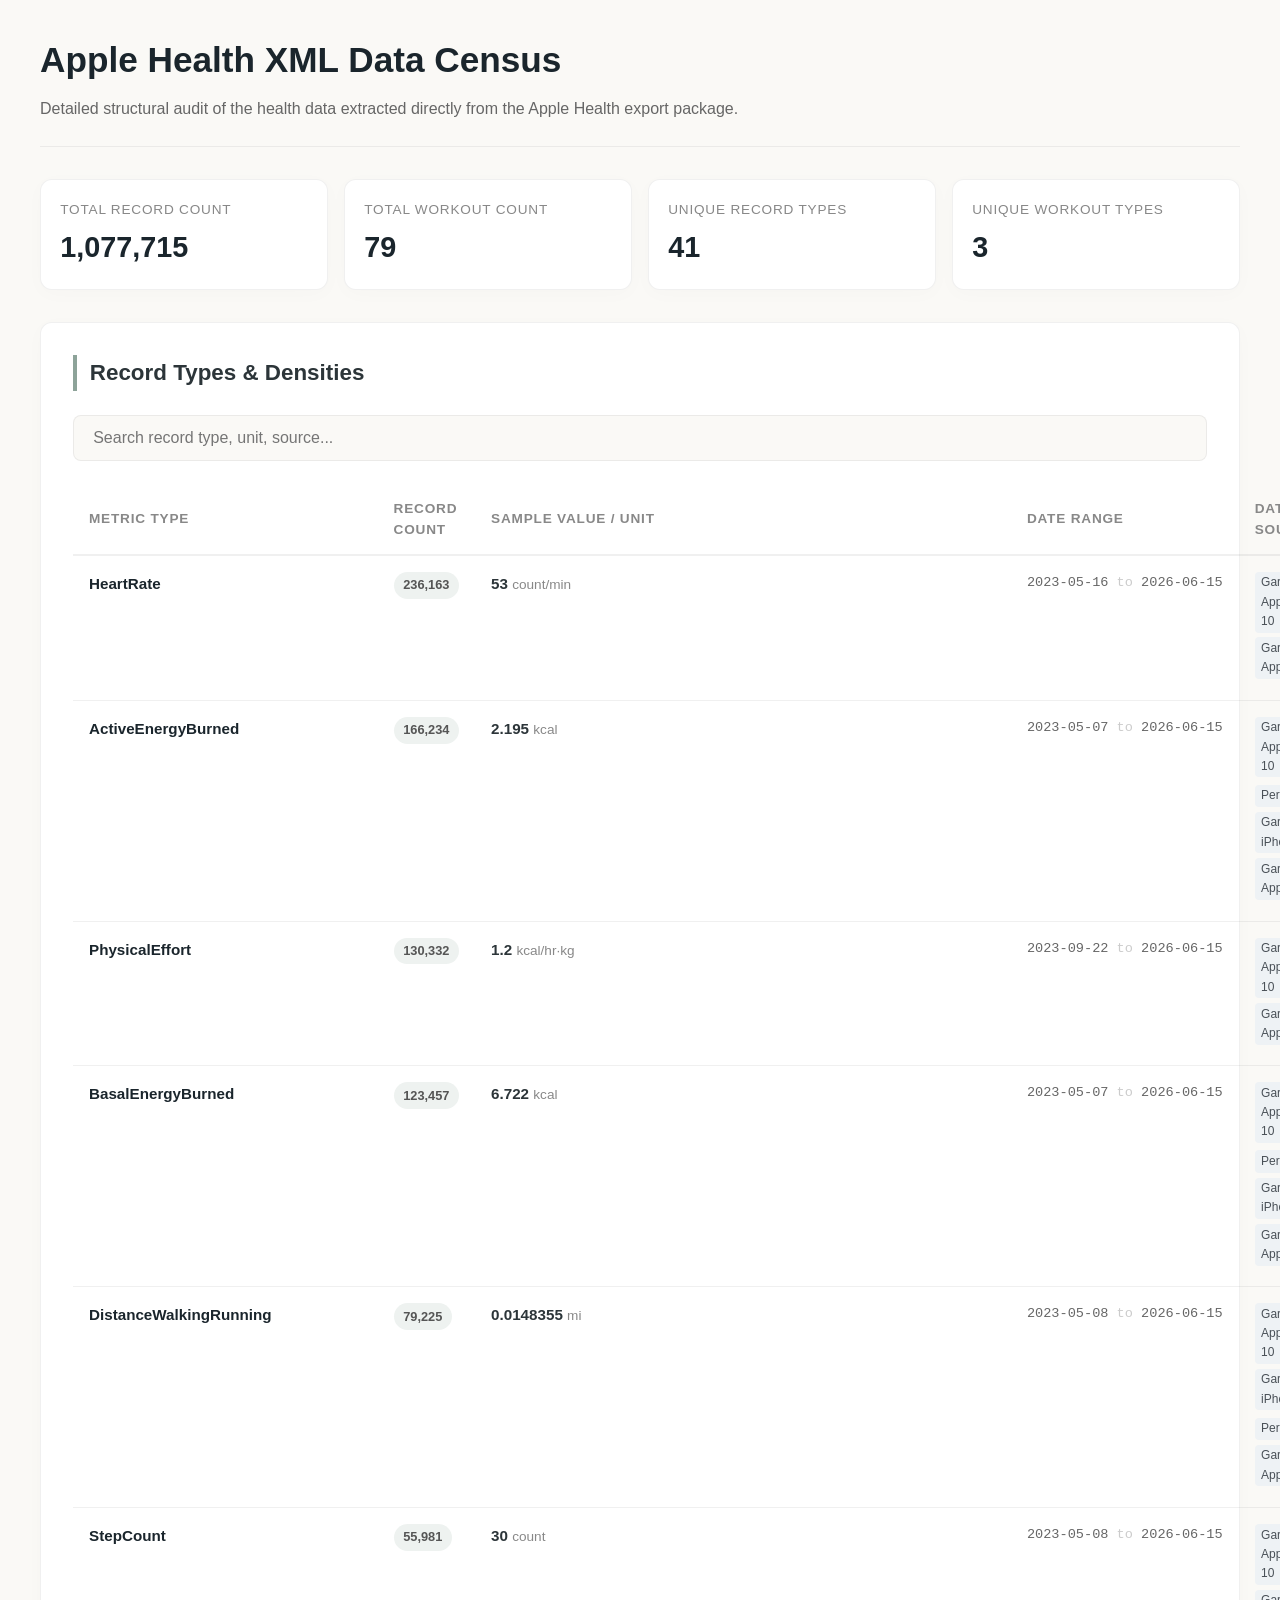
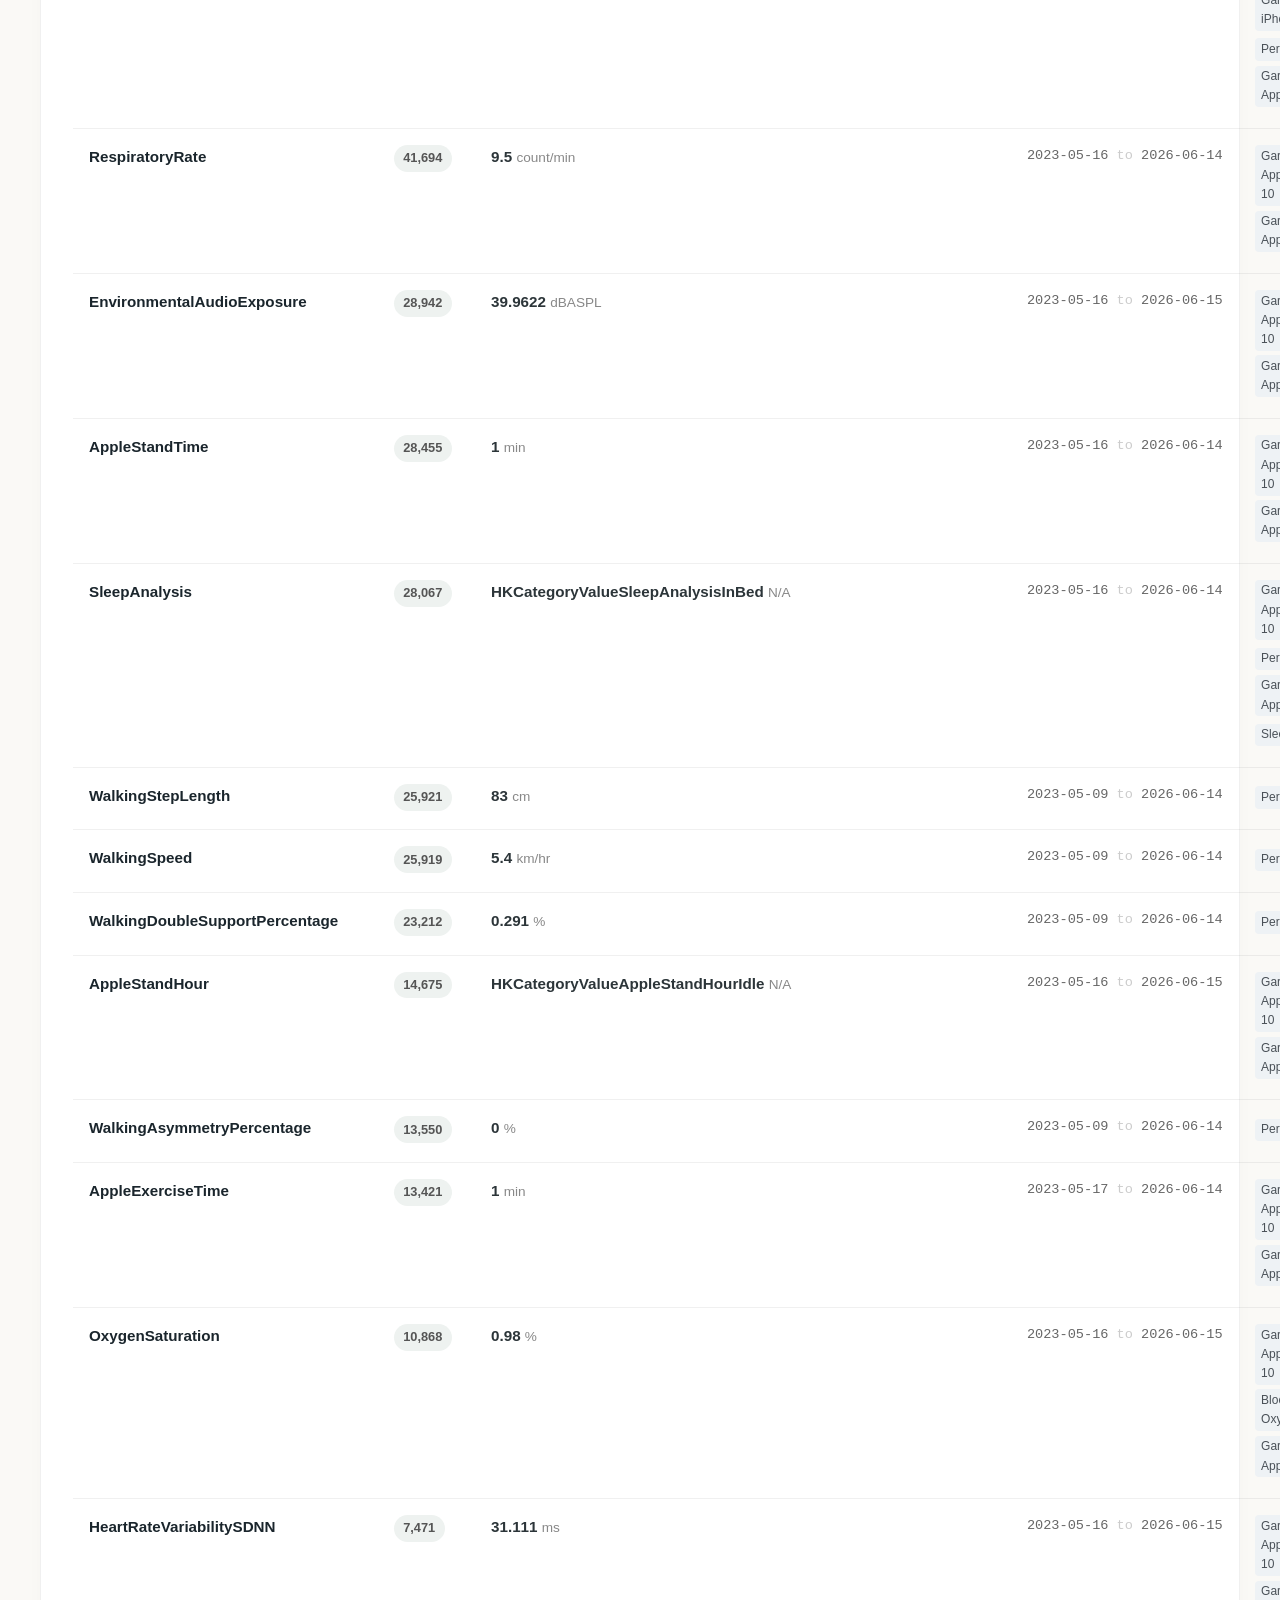
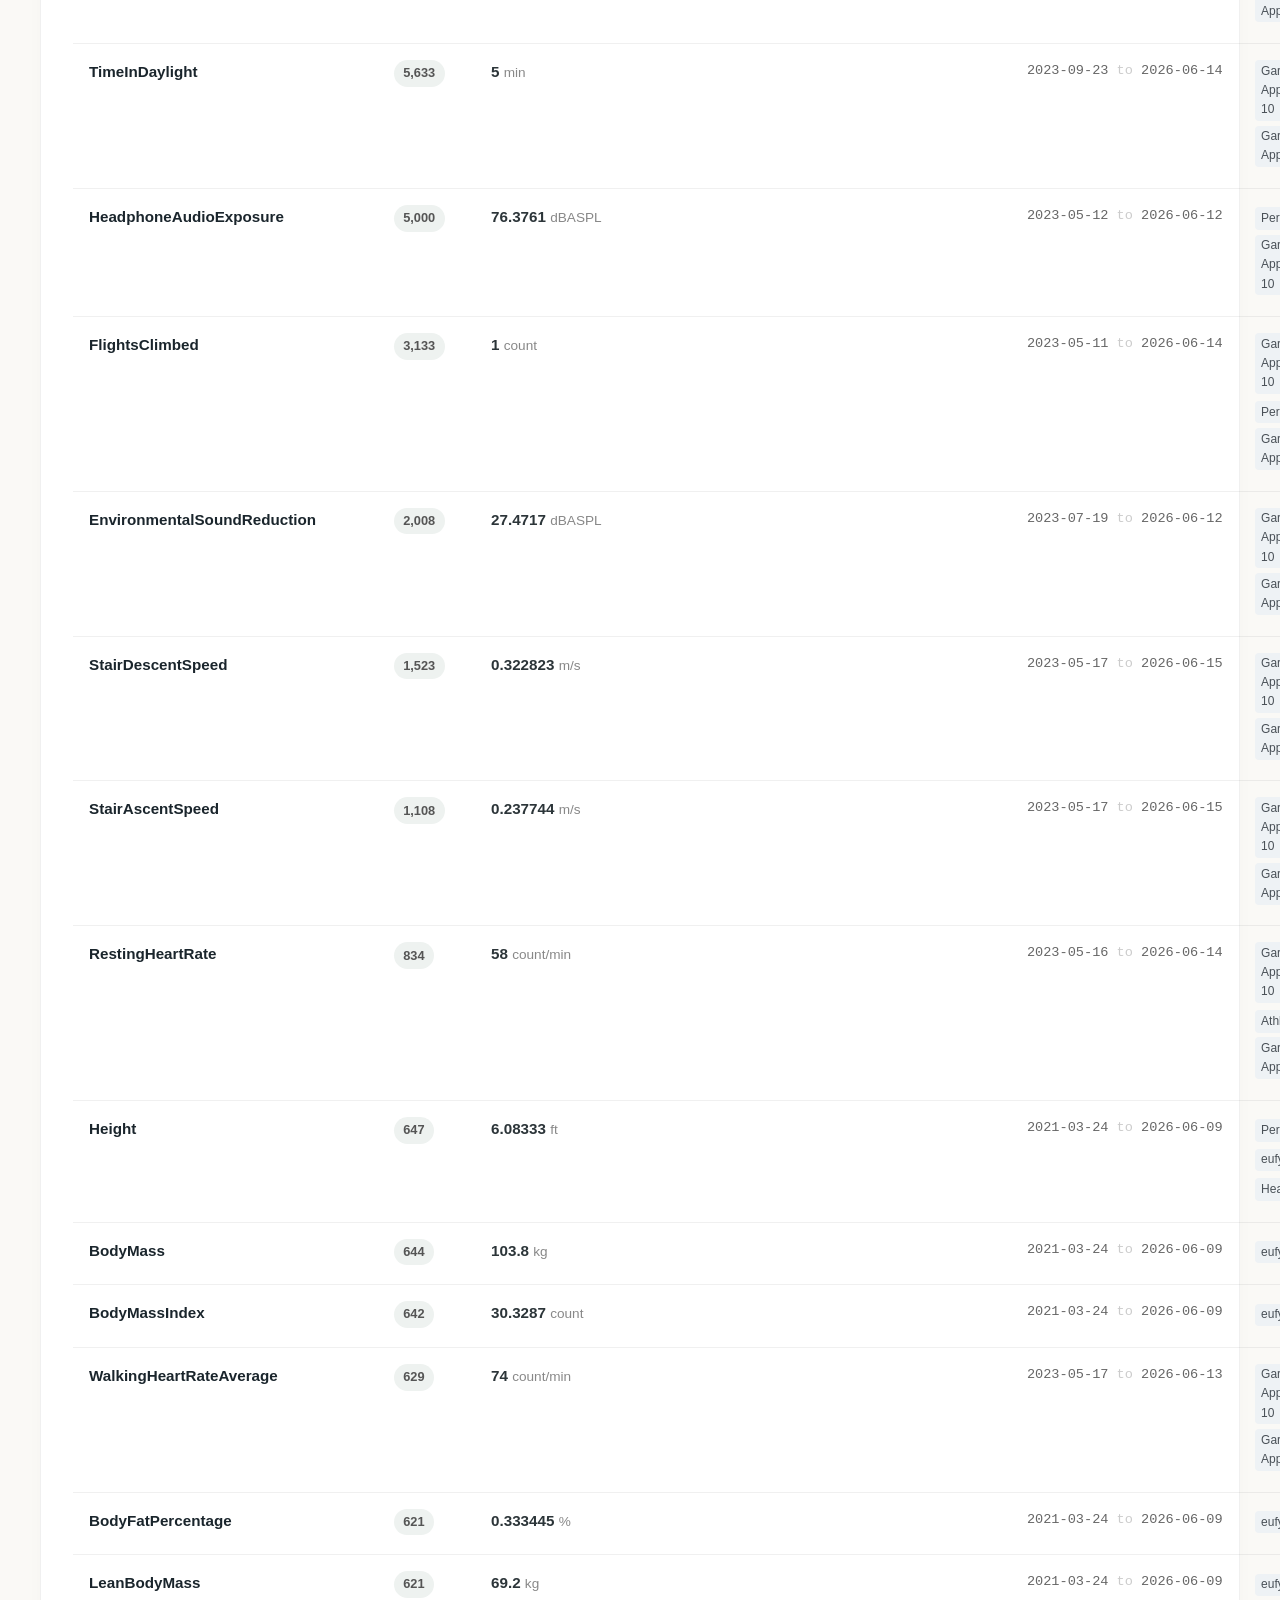
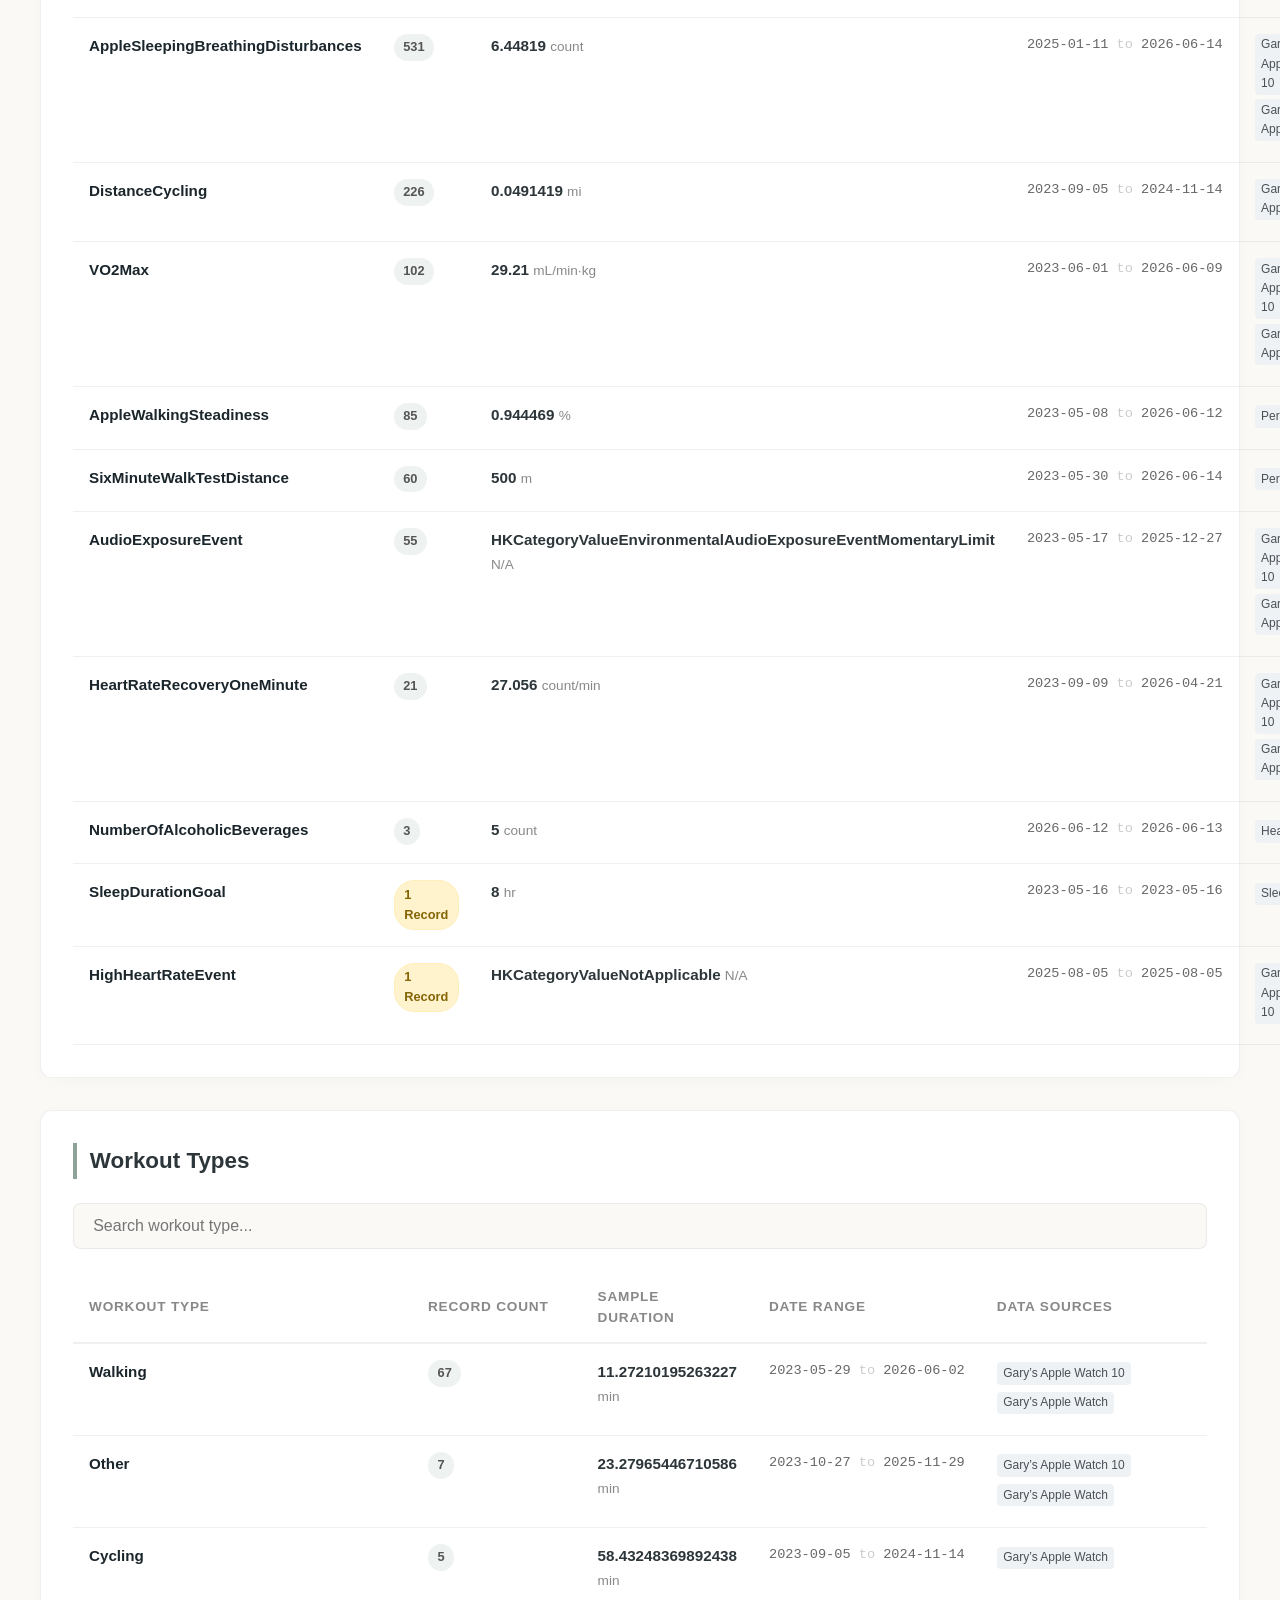
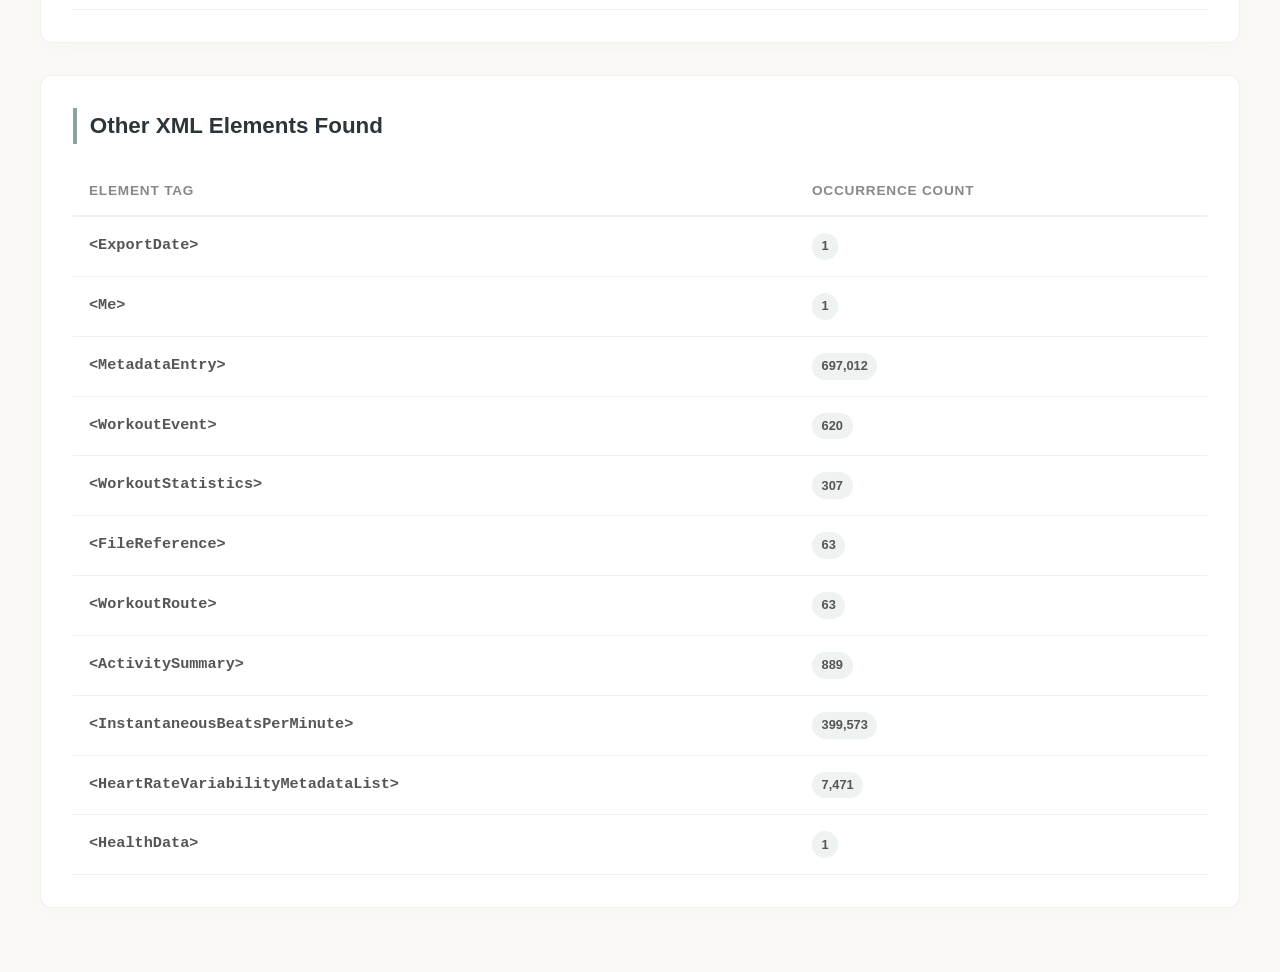
<file: health_data_summary.html>
<!DOCTYPE html>
<html lang="en">
<head>
    <meta charset="UTF-8">
    <meta name="viewport" content="width=device-width, initial-scale=1.0">
    <title>Apple Health XML Data Summary</title>
    <style>
        :root {
            --bg-color: #faf9f6;
            --text-color: #2c3539;
            --card-bg: #ffffff;
            --accent-green: #8da399;
            --border-radius: 12px;
            --spacing: 2rem;
            --shadow: 0 4px 20px rgba(0,0,0,0.02);
            --border-color: rgba(0,0,0,0.06);
        }
        
        body {
            font-family: -apple-system, BlinkMacSystemFont, "Segoe UI", Roboto, Helvetica, Arial, sans-serif;
            background-color: var(--bg-color);
            color: var(--text-color);
            margin: 0;
            padding: var(--spacing);
            line-height: 1.6;
        }
        
        .container {
            max-width: 1200px;
            margin: 0 auto;
        }
        
        header {
            margin-bottom: 2rem;
            border-bottom: 1px solid var(--border-color);
            padding-bottom: 1.5rem;
        }
        
        h1 {
            font-size: 2.2rem;
            font-weight: 600;
            margin: 0 0 0.5rem 0;
            color: #1a252c;
        }
        
        .meta-grid {
            display: grid;
            grid-template-columns: repeat(auto-fit, minmax(200px, 1fr));
            gap: 1rem;
            margin-bottom: 2rem;
        }
        
        .meta-card {
            background: var(--card-bg);
            border-radius: var(--border-radius);
            padding: 1.2rem;
            box-shadow: var(--shadow);
            border: 1px solid var(--border-color);
        }
        
        .meta-label {
            font-size: 0.85rem;
            color: #888;
            text-transform: uppercase;
            letter-spacing: 0.05rem;
        }
        
        .meta-value {
            font-size: 1.8rem;
            font-weight: 700;
            color: #1a252c;
            margin-top: 0.2rem;
        }
        
        .section {
            background: var(--card-bg);
            border-radius: var(--border-radius);
            padding: 2rem;
            box-shadow: var(--shadow);
            border: 1px solid var(--border-color);
            margin-bottom: 2rem;
        }
        
        h2 {
            font-size: 1.4rem;
            font-weight: 600;
            margin-top: 0;
            margin-bottom: 1.5rem;
            border-left: 4px solid var(--accent-green);
            padding-left: 0.8rem;
        }
        
        .search-box {
            width: 100%;
            padding: 0.8rem 1.2rem;
            font-size: 1rem;
            border: 1px solid var(--border-color);
            border-radius: 8px;
            margin-bottom: 1.5rem;
            box-sizing: border-box;
            background-color: #faf9f6;
            outline: none;
            transition: border-color 0.2s;
        }
        
        .search-box:focus {
            border-color: var(--accent-green);
            background-color: #fff;
        }
        
        table {
            width: 100%;
            border-collapse: collapse;
            text-align: left;
        }
        
        th {
            padding: 0.8rem 1rem;
            font-size: 0.85rem;
            text-transform: uppercase;
            color: #888;
            border-bottom: 2px solid var(--border-color);
            letter-spacing: 0.05rem;
        }
        
        td {
            padding: 1rem;
            border-bottom: 1px solid var(--border-color);
            font-size: 0.95rem;
            vertical-align: top;
        }
        
        tr:hover {
            background-color: #fafdfb;
        }
        
        .badge {
            display: inline-block;
            padding: 0.2rem 0.6rem;
            border-radius: 20px;
            font-size: 0.8rem;
            font-weight: 600;
        }
        
        .badge-count {
            background-color: #eef2f0;
            color: #555;
        }
        
        .badge-one {
            background-color: #fff3cd;
            color: #856404;
            border: 1px solid #ffeeba;
        }
        
        .badge-zero {
            background-color: #f8d7da;
            color: #721c24;
            border: 1px solid #f5c6cb;
        }
        
        .source-tag {
            display: inline-block;
            background-color: #eef2f5;
            color: #495057;
            padding: 0.1rem 0.4rem;
            border-radius: 4px;
            font-size: 0.75rem;
            margin-right: 0.3rem;
            margin-bottom: 0.3rem;
        }
        
        .date-cell {
            font-family: monospace;
            font-size: 0.85rem;
            color: #666;
            white-space: nowrap;
        }
    </style>
</head>
<body>
    <div class="container">
        <header>
            <h1>Apple Health XML Data Census</h1>
            <p style="color: #666; margin: 0;">Detailed structural audit of the health data extracted directly from the Apple Health export package.</p>
        </header>
        
        <div class="meta-grid">
            <div class="meta-card">
                <div class="meta-label">Total Record Count</div>
                <div class="meta-value">1,077,715</div>
            </div>
            <div class="meta-card">
                <div class="meta-label">Total Workout Count</div>
                <div class="meta-value">79</div>
            </div>
            <div class="meta-card">
                <div class="meta-label">Unique Record Types</div>
                <div class="meta-value">41</div>
            </div>
            <div class="meta-card">
                <div class="meta-label">Unique Workout Types</div>
                <div class="meta-value">3</div>
            </div>
        </div>
        
        <div class="section">
            <h2>Record Types & Densities</h2>
            <input type="text" id="record-search" class="search-box" placeholder="Search record type, unit, source..." onkeyup="filterTable('record-table', 'record-search')">
            <table id="record-table">
                <thead>
                    <tr>
                        <th style="width: 30%;">Metric Type</th>
                        <th style="width: 15%;">Record Count</th>
                        <th style="width: 15%;">Sample Value / Unit</th>
                        <th style="width: 20%;">Date Range</th>
                        <th style="width: 20%;">Data Sources</th>
                    </tr>
                </thead>
                <tbody>
    
                    <tr>
                        <td style="font-weight: 600; color: #1a252c;">HeartRate</td>
                        <td><span class="badge badge-count">236,163</span></td>
                        <td><strong>53</strong> <span style="color:#888; font-size:0.85rem;">count/min</span></td>
                        <td class="date-cell">2023-05-16 <span style="color:#ccc;">to</span> 2026-06-15</td>
                        <td><span class="source-tag">Gary’s Apple Watch 10</span><span class="source-tag">Gary’s Apple Watch</span></td>
                    </tr>
        
                    <tr>
                        <td style="font-weight: 600; color: #1a252c;">ActiveEnergyBurned</td>
                        <td><span class="badge badge-count">166,234</span></td>
                        <td><strong>2.195</strong> <span style="color:#888; font-size:0.85rem;">kcal</span></td>
                        <td class="date-cell">2023-05-07 <span style="color:#ccc;">to</span> 2026-06-15</td>
                        <td><span class="source-tag">Gary’s Apple Watch 10</span><span class="source-tag">Persu17</span><span class="source-tag">Gary’s iPhone</span><span class="source-tag">Gary’s Apple Watch</span></td>
                    </tr>
        
                    <tr>
                        <td style="font-weight: 600; color: #1a252c;">PhysicalEffort</td>
                        <td><span class="badge badge-count">130,332</span></td>
                        <td><strong>1.2</strong> <span style="color:#888; font-size:0.85rem;">kcal/hr·kg</span></td>
                        <td class="date-cell">2023-09-22 <span style="color:#ccc;">to</span> 2026-06-15</td>
                        <td><span class="source-tag">Gary’s Apple Watch 10</span><span class="source-tag">Gary’s Apple Watch</span></td>
                    </tr>
        
                    <tr>
                        <td style="font-weight: 600; color: #1a252c;">BasalEnergyBurned</td>
                        <td><span class="badge badge-count">123,457</span></td>
                        <td><strong>6.722</strong> <span style="color:#888; font-size:0.85rem;">kcal</span></td>
                        <td class="date-cell">2023-05-07 <span style="color:#ccc;">to</span> 2026-06-15</td>
                        <td><span class="source-tag">Gary’s Apple Watch 10</span><span class="source-tag">Persu17</span><span class="source-tag">Gary’s iPhone</span><span class="source-tag">Gary’s Apple Watch</span></td>
                    </tr>
        
                    <tr>
                        <td style="font-weight: 600; color: #1a252c;">DistanceWalkingRunning</td>
                        <td><span class="badge badge-count">79,225</span></td>
                        <td><strong>0.0148355</strong> <span style="color:#888; font-size:0.85rem;">mi</span></td>
                        <td class="date-cell">2023-05-08 <span style="color:#ccc;">to</span> 2026-06-15</td>
                        <td><span class="source-tag">Gary’s Apple Watch 10</span><span class="source-tag">Gary’s iPhone</span><span class="source-tag">Persu17</span><span class="source-tag">Gary’s Apple Watch</span></td>
                    </tr>
        
                    <tr>
                        <td style="font-weight: 600; color: #1a252c;">StepCount</td>
                        <td><span class="badge badge-count">55,981</span></td>
                        <td><strong>30</strong> <span style="color:#888; font-size:0.85rem;">count</span></td>
                        <td class="date-cell">2023-05-08 <span style="color:#ccc;">to</span> 2026-06-15</td>
                        <td><span class="source-tag">Gary’s Apple Watch 10</span><span class="source-tag">Gary’s iPhone</span><span class="source-tag">Persu17</span><span class="source-tag">Gary’s Apple Watch</span></td>
                    </tr>
        
                    <tr>
                        <td style="font-weight: 600; color: #1a252c;">RespiratoryRate</td>
                        <td><span class="badge badge-count">41,694</span></td>
                        <td><strong>9.5</strong> <span style="color:#888; font-size:0.85rem;">count/min</span></td>
                        <td class="date-cell">2023-05-16 <span style="color:#ccc;">to</span> 2026-06-14</td>
                        <td><span class="source-tag">Gary’s Apple Watch 10</span><span class="source-tag">Gary’s Apple Watch</span></td>
                    </tr>
        
                    <tr>
                        <td style="font-weight: 600; color: #1a252c;">EnvironmentalAudioExposure</td>
                        <td><span class="badge badge-count">28,942</span></td>
                        <td><strong>39.9622</strong> <span style="color:#888; font-size:0.85rem;">dBASPL</span></td>
                        <td class="date-cell">2023-05-16 <span style="color:#ccc;">to</span> 2026-06-15</td>
                        <td><span class="source-tag">Gary’s Apple Watch 10</span><span class="source-tag">Gary’s Apple Watch</span></td>
                    </tr>
        
                    <tr>
                        <td style="font-weight: 600; color: #1a252c;">AppleStandTime</td>
                        <td><span class="badge badge-count">28,455</span></td>
                        <td><strong>1</strong> <span style="color:#888; font-size:0.85rem;">min</span></td>
                        <td class="date-cell">2023-05-16 <span style="color:#ccc;">to</span> 2026-06-14</td>
                        <td><span class="source-tag">Gary’s Apple Watch 10</span><span class="source-tag">Gary’s Apple Watch</span></td>
                    </tr>
        
                    <tr>
                        <td style="font-weight: 600; color: #1a252c;">SleepAnalysis</td>
                        <td><span class="badge badge-count">28,067</span></td>
                        <td><strong>HKCategoryValueSleepAnalysisInBed</strong> <span style="color:#888; font-size:0.85rem;">N/A</span></td>
                        <td class="date-cell">2023-05-16 <span style="color:#ccc;">to</span> 2026-06-14</td>
                        <td><span class="source-tag">Gary’s Apple Watch 10</span><span class="source-tag">Persu17</span><span class="source-tag">Gary’s Apple Watch</span><span class="source-tag">Sleep++</span></td>
                    </tr>
        
                    <tr>
                        <td style="font-weight: 600; color: #1a252c;">WalkingStepLength</td>
                        <td><span class="badge badge-count">25,921</span></td>
                        <td><strong>83</strong> <span style="color:#888; font-size:0.85rem;">cm</span></td>
                        <td class="date-cell">2023-05-09 <span style="color:#ccc;">to</span> 2026-06-14</td>
                        <td><span class="source-tag">Persu17</span></td>
                    </tr>
        
                    <tr>
                        <td style="font-weight: 600; color: #1a252c;">WalkingSpeed</td>
                        <td><span class="badge badge-count">25,919</span></td>
                        <td><strong>5.4</strong> <span style="color:#888; font-size:0.85rem;">km/hr</span></td>
                        <td class="date-cell">2023-05-09 <span style="color:#ccc;">to</span> 2026-06-14</td>
                        <td><span class="source-tag">Persu17</span></td>
                    </tr>
        
                    <tr>
                        <td style="font-weight: 600; color: #1a252c;">WalkingDoubleSupportPercentage</td>
                        <td><span class="badge badge-count">23,212</span></td>
                        <td><strong>0.291</strong> <span style="color:#888; font-size:0.85rem;">%</span></td>
                        <td class="date-cell">2023-05-09 <span style="color:#ccc;">to</span> 2026-06-14</td>
                        <td><span class="source-tag">Persu17</span></td>
                    </tr>
        
                    <tr>
                        <td style="font-weight: 600; color: #1a252c;">AppleStandHour</td>
                        <td><span class="badge badge-count">14,675</span></td>
                        <td><strong>HKCategoryValueAppleStandHourIdle</strong> <span style="color:#888; font-size:0.85rem;">N/A</span></td>
                        <td class="date-cell">2023-05-16 <span style="color:#ccc;">to</span> 2026-06-15</td>
                        <td><span class="source-tag">Gary’s Apple Watch 10</span><span class="source-tag">Gary’s Apple Watch</span></td>
                    </tr>
        
                    <tr>
                        <td style="font-weight: 600; color: #1a252c;">WalkingAsymmetryPercentage</td>
                        <td><span class="badge badge-count">13,550</span></td>
                        <td><strong>0</strong> <span style="color:#888; font-size:0.85rem;">%</span></td>
                        <td class="date-cell">2023-05-09 <span style="color:#ccc;">to</span> 2026-06-14</td>
                        <td><span class="source-tag">Persu17</span></td>
                    </tr>
        
                    <tr>
                        <td style="font-weight: 600; color: #1a252c;">AppleExerciseTime</td>
                        <td><span class="badge badge-count">13,421</span></td>
                        <td><strong>1</strong> <span style="color:#888; font-size:0.85rem;">min</span></td>
                        <td class="date-cell">2023-05-17 <span style="color:#ccc;">to</span> 2026-06-14</td>
                        <td><span class="source-tag">Gary’s Apple Watch 10</span><span class="source-tag">Gary’s Apple Watch</span></td>
                    </tr>
        
                    <tr>
                        <td style="font-weight: 600; color: #1a252c;">OxygenSaturation</td>
                        <td><span class="badge badge-count">10,868</span></td>
                        <td><strong>0.98</strong> <span style="color:#888; font-size:0.85rem;">%</span></td>
                        <td class="date-cell">2023-05-16 <span style="color:#ccc;">to</span> 2026-06-15</td>
                        <td><span class="source-tag">Gary’s Apple Watch 10</span><span class="source-tag">Blood Oxygen</span><span class="source-tag">Gary’s Apple Watch</span></td>
                    </tr>
        
                    <tr>
                        <td style="font-weight: 600; color: #1a252c;">HeartRateVariabilitySDNN</td>
                        <td><span class="badge badge-count">7,471</span></td>
                        <td><strong>31.111</strong> <span style="color:#888; font-size:0.85rem;">ms</span></td>
                        <td class="date-cell">2023-05-16 <span style="color:#ccc;">to</span> 2026-06-15</td>
                        <td><span class="source-tag">Gary’s Apple Watch 10</span><span class="source-tag">Gary’s Apple Watch</span></td>
                    </tr>
        
                    <tr>
                        <td style="font-weight: 600; color: #1a252c;">TimeInDaylight</td>
                        <td><span class="badge badge-count">5,633</span></td>
                        <td><strong>5</strong> <span style="color:#888; font-size:0.85rem;">min</span></td>
                        <td class="date-cell">2023-09-23 <span style="color:#ccc;">to</span> 2026-06-14</td>
                        <td><span class="source-tag">Gary’s Apple Watch 10</span><span class="source-tag">Gary’s Apple Watch</span></td>
                    </tr>
        
                    <tr>
                        <td style="font-weight: 600; color: #1a252c;">HeadphoneAudioExposure</td>
                        <td><span class="badge badge-count">5,000</span></td>
                        <td><strong>76.3761</strong> <span style="color:#888; font-size:0.85rem;">dBASPL</span></td>
                        <td class="date-cell">2023-05-12 <span style="color:#ccc;">to</span> 2026-06-12</td>
                        <td><span class="source-tag">Persu17</span><span class="source-tag">Gary’s Apple Watch 10</span></td>
                    </tr>
        
                    <tr>
                        <td style="font-weight: 600; color: #1a252c;">FlightsClimbed</td>
                        <td><span class="badge badge-count">3,133</span></td>
                        <td><strong>1</strong> <span style="color:#888; font-size:0.85rem;">count</span></td>
                        <td class="date-cell">2023-05-11 <span style="color:#ccc;">to</span> 2026-06-14</td>
                        <td><span class="source-tag">Gary’s Apple Watch 10</span><span class="source-tag">Persu17</span><span class="source-tag">Gary’s Apple Watch</span></td>
                    </tr>
        
                    <tr>
                        <td style="font-weight: 600; color: #1a252c;">EnvironmentalSoundReduction</td>
                        <td><span class="badge badge-count">2,008</span></td>
                        <td><strong>27.4717</strong> <span style="color:#888; font-size:0.85rem;">dBASPL</span></td>
                        <td class="date-cell">2023-07-19 <span style="color:#ccc;">to</span> 2026-06-12</td>
                        <td><span class="source-tag">Gary’s Apple Watch 10</span><span class="source-tag">Gary’s Apple Watch</span></td>
                    </tr>
        
                    <tr>
                        <td style="font-weight: 600; color: #1a252c;">StairDescentSpeed</td>
                        <td><span class="badge badge-count">1,523</span></td>
                        <td><strong>0.322823</strong> <span style="color:#888; font-size:0.85rem;">m/s</span></td>
                        <td class="date-cell">2023-05-17 <span style="color:#ccc;">to</span> 2026-06-15</td>
                        <td><span class="source-tag">Gary’s Apple Watch 10</span><span class="source-tag">Gary’s Apple Watch</span></td>
                    </tr>
        
                    <tr>
                        <td style="font-weight: 600; color: #1a252c;">StairAscentSpeed</td>
                        <td><span class="badge badge-count">1,108</span></td>
                        <td><strong>0.237744</strong> <span style="color:#888; font-size:0.85rem;">m/s</span></td>
                        <td class="date-cell">2023-05-17 <span style="color:#ccc;">to</span> 2026-06-15</td>
                        <td><span class="source-tag">Gary’s Apple Watch 10</span><span class="source-tag">Gary’s Apple Watch</span></td>
                    </tr>
        
                    <tr>
                        <td style="font-weight: 600; color: #1a252c;">RestingHeartRate</td>
                        <td><span class="badge badge-count">834</span></td>
                        <td><strong>58</strong> <span style="color:#888; font-size:0.85rem;">count/min</span></td>
                        <td class="date-cell">2023-05-16 <span style="color:#ccc;">to</span> 2026-06-14</td>
                        <td><span class="source-tag">Gary’s Apple Watch 10</span><span class="source-tag">Athlytic</span><span class="source-tag">Gary’s Apple Watch</span></td>
                    </tr>
        
                    <tr>
                        <td style="font-weight: 600; color: #1a252c;">Height</td>
                        <td><span class="badge badge-count">647</span></td>
                        <td><strong>6.08333</strong> <span style="color:#888; font-size:0.85rem;">ft</span></td>
                        <td class="date-cell">2021-03-24 <span style="color:#ccc;">to</span> 2026-06-09</td>
                        <td><span class="source-tag">Persu17</span><span class="source-tag">eufy Life</span><span class="source-tag">Health</span></td>
                    </tr>
        
                    <tr>
                        <td style="font-weight: 600; color: #1a252c;">BodyMass</td>
                        <td><span class="badge badge-count">644</span></td>
                        <td><strong>103.8</strong> <span style="color:#888; font-size:0.85rem;">kg</span></td>
                        <td class="date-cell">2021-03-24 <span style="color:#ccc;">to</span> 2026-06-09</td>
                        <td><span class="source-tag">eufy Life</span></td>
                    </tr>
        
                    <tr>
                        <td style="font-weight: 600; color: #1a252c;">BodyMassIndex</td>
                        <td><span class="badge badge-count">642</span></td>
                        <td><strong>30.3287</strong> <span style="color:#888; font-size:0.85rem;">count</span></td>
                        <td class="date-cell">2021-03-24 <span style="color:#ccc;">to</span> 2026-06-09</td>
                        <td><span class="source-tag">eufy Life</span></td>
                    </tr>
        
                    <tr>
                        <td style="font-weight: 600; color: #1a252c;">WalkingHeartRateAverage</td>
                        <td><span class="badge badge-count">629</span></td>
                        <td><strong>74</strong> <span style="color:#888; font-size:0.85rem;">count/min</span></td>
                        <td class="date-cell">2023-05-17 <span style="color:#ccc;">to</span> 2026-06-13</td>
                        <td><span class="source-tag">Gary’s Apple Watch 10</span><span class="source-tag">Gary’s Apple Watch</span></td>
                    </tr>
        
                    <tr>
                        <td style="font-weight: 600; color: #1a252c;">BodyFatPercentage</td>
                        <td><span class="badge badge-count">621</span></td>
                        <td><strong>0.333445</strong> <span style="color:#888; font-size:0.85rem;">%</span></td>
                        <td class="date-cell">2021-03-24 <span style="color:#ccc;">to</span> 2026-06-09</td>
                        <td><span class="source-tag">eufy Life</span></td>
                    </tr>
        
                    <tr>
                        <td style="font-weight: 600; color: #1a252c;">LeanBodyMass</td>
                        <td><span class="badge badge-count">621</span></td>
                        <td><strong>69.2</strong> <span style="color:#888; font-size:0.85rem;">kg</span></td>
                        <td class="date-cell">2021-03-24 <span style="color:#ccc;">to</span> 2026-06-09</td>
                        <td><span class="source-tag">eufy Life</span></td>
                    </tr>
        
                    <tr>
                        <td style="font-weight: 600; color: #1a252c;">AppleSleepingBreathingDisturbances</td>
                        <td><span class="badge badge-count">531</span></td>
                        <td><strong>6.44819</strong> <span style="color:#888; font-size:0.85rem;">count</span></td>
                        <td class="date-cell">2025-01-11 <span style="color:#ccc;">to</span> 2026-06-14</td>
                        <td><span class="source-tag">Gary’s Apple Watch 10</span><span class="source-tag">Gary’s Apple Watch</span></td>
                    </tr>
        
                    <tr>
                        <td style="font-weight: 600; color: #1a252c;">DistanceCycling</td>
                        <td><span class="badge badge-count">226</span></td>
                        <td><strong>0.0491419</strong> <span style="color:#888; font-size:0.85rem;">mi</span></td>
                        <td class="date-cell">2023-09-05 <span style="color:#ccc;">to</span> 2024-11-14</td>
                        <td><span class="source-tag">Gary’s Apple Watch</span></td>
                    </tr>
        
                    <tr>
                        <td style="font-weight: 600; color: #1a252c;">VO2Max</td>
                        <td><span class="badge badge-count">102</span></td>
                        <td><strong>29.21</strong> <span style="color:#888; font-size:0.85rem;">mL/min·kg</span></td>
                        <td class="date-cell">2023-06-01 <span style="color:#ccc;">to</span> 2026-06-09</td>
                        <td><span class="source-tag">Gary’s Apple Watch 10</span><span class="source-tag">Gary’s Apple Watch</span></td>
                    </tr>
        
                    <tr>
                        <td style="font-weight: 600; color: #1a252c;">AppleWalkingSteadiness</td>
                        <td><span class="badge badge-count">85</span></td>
                        <td><strong>0.944469</strong> <span style="color:#888; font-size:0.85rem;">%</span></td>
                        <td class="date-cell">2023-05-08 <span style="color:#ccc;">to</span> 2026-06-12</td>
                        <td><span class="source-tag">Persu17</span></td>
                    </tr>
        
                    <tr>
                        <td style="font-weight: 600; color: #1a252c;">SixMinuteWalkTestDistance</td>
                        <td><span class="badge badge-count">60</span></td>
                        <td><strong>500</strong> <span style="color:#888; font-size:0.85rem;">m</span></td>
                        <td class="date-cell">2023-05-30 <span style="color:#ccc;">to</span> 2026-06-14</td>
                        <td><span class="source-tag">Persu17</span></td>
                    </tr>
        
                    <tr>
                        <td style="font-weight: 600; color: #1a252c;">AudioExposureEvent</td>
                        <td><span class="badge badge-count">55</span></td>
                        <td><strong>HKCategoryValueEnvironmentalAudioExposureEventMomentaryLimit</strong> <span style="color:#888; font-size:0.85rem;">N/A</span></td>
                        <td class="date-cell">2023-05-17 <span style="color:#ccc;">to</span> 2025-12-27</td>
                        <td><span class="source-tag">Gary’s Apple Watch 10</span><span class="source-tag">Gary’s Apple Watch</span></td>
                    </tr>
        
                    <tr>
                        <td style="font-weight: 600; color: #1a252c;">HeartRateRecoveryOneMinute</td>
                        <td><span class="badge badge-count">21</span></td>
                        <td><strong>27.056</strong> <span style="color:#888; font-size:0.85rem;">count/min</span></td>
                        <td class="date-cell">2023-09-09 <span style="color:#ccc;">to</span> 2026-04-21</td>
                        <td><span class="source-tag">Gary’s Apple Watch 10</span><span class="source-tag">Gary’s Apple Watch</span></td>
                    </tr>
        
                    <tr>
                        <td style="font-weight: 600; color: #1a252c;">NumberOfAlcoholicBeverages</td>
                        <td><span class="badge badge-count">3</span></td>
                        <td><strong>5</strong> <span style="color:#888; font-size:0.85rem;">count</span></td>
                        <td class="date-cell">2026-06-12 <span style="color:#ccc;">to</span> 2026-06-13</td>
                        <td><span class="source-tag">Health</span></td>
                    </tr>
        
                    <tr>
                        <td style="font-weight: 600; color: #1a252c;">SleepDurationGoal</td>
                        <td><span class="badge badge-one">1 Record</span></td>
                        <td><strong>8</strong> <span style="color:#888; font-size:0.85rem;">hr</span></td>
                        <td class="date-cell">2023-05-16 <span style="color:#ccc;">to</span> 2023-05-16</td>
                        <td><span class="source-tag">Sleep</span></td>
                    </tr>
        
                    <tr>
                        <td style="font-weight: 600; color: #1a252c;">HighHeartRateEvent</td>
                        <td><span class="badge badge-one">1 Record</span></td>
                        <td><strong>HKCategoryValueNotApplicable</strong> <span style="color:#888; font-size:0.85rem;">N/A</span></td>
                        <td class="date-cell">2025-08-05 <span style="color:#ccc;">to</span> 2025-08-05</td>
                        <td><span class="source-tag">Gary’s Apple Watch 10</span></td>
                    </tr>
        
                </tbody>
            </table>
        </div>
        
        <div class="section">
            <h2>Workout Types</h2>
            <input type="text" id="workout-search" class="search-box" placeholder="Search workout type..." onkeyup="filterTable('workout-table', 'workout-search')">
            <table id="workout-table">
                <thead>
                    <tr>
                        <th style="width: 30%;">Workout Type</th>
                        <th style="width: 15%;">Record Count</th>
                        <th style="width: 15%;">Sample Duration</th>
                        <th style="width: 20%;">Date Range</th>
                        <th style="width: 20%;">Data Sources</th>
                    </tr>
                </thead>
                <tbody>
    
                    <tr>
                        <td style="font-weight: 600; color: #1a252c;">Walking</td>
                        <td><span class="badge badge-count">67</span></td>
                        <td><strong>11.27210195263227</strong> <span style="color:#888; font-size:0.85rem;">min</span></td>
                        <td class="date-cell">2023-05-29 <span style="color:#ccc;">to</span> 2026-06-02</td>
                        <td><span class="source-tag">Gary’s Apple Watch 10</span><span class="source-tag">Gary’s Apple Watch</span></td>
                    </tr>
        
                    <tr>
                        <td style="font-weight: 600; color: #1a252c;">Other</td>
                        <td><span class="badge badge-count">7</span></td>
                        <td><strong>23.27965446710586</strong> <span style="color:#888; font-size:0.85rem;">min</span></td>
                        <td class="date-cell">2023-10-27 <span style="color:#ccc;">to</span> 2025-11-29</td>
                        <td><span class="source-tag">Gary’s Apple Watch 10</span><span class="source-tag">Gary’s Apple Watch</span></td>
                    </tr>
        
                    <tr>
                        <td style="font-weight: 600; color: #1a252c;">Cycling</td>
                        <td><span class="badge badge-count">5</span></td>
                        <td><strong>58.43248369892438</strong> <span style="color:#888; font-size:0.85rem;">min</span></td>
                        <td class="date-cell">2023-09-05 <span style="color:#ccc;">to</span> 2024-11-14</td>
                        <td><span class="source-tag">Gary’s Apple Watch</span></td>
                    </tr>
        
                </tbody>
            </table>
        </div>
        
        <div class="section">
            <h2>Other XML Elements Found</h2>
            <table>
                <thead>
                    <tr>
                        <th>Element Tag</th>
                        <th>Occurrence Count</th>
                    </tr>
                </thead>
                <tbody>
    
                    <tr>
                        <td style="font-family: monospace; font-weight: bold; color: #555;">&lt;ExportDate&gt;</td>
                        <td><span class="badge badge-count">1</span></td>
                    </tr>
        
                    <tr>
                        <td style="font-family: monospace; font-weight: bold; color: #555;">&lt;Me&gt;</td>
                        <td><span class="badge badge-count">1</span></td>
                    </tr>
        
                    <tr>
                        <td style="font-family: monospace; font-weight: bold; color: #555;">&lt;MetadataEntry&gt;</td>
                        <td><span class="badge badge-count">697,012</span></td>
                    </tr>
        
                    <tr>
                        <td style="font-family: monospace; font-weight: bold; color: #555;">&lt;WorkoutEvent&gt;</td>
                        <td><span class="badge badge-count">620</span></td>
                    </tr>
        
                    <tr>
                        <td style="font-family: monospace; font-weight: bold; color: #555;">&lt;WorkoutStatistics&gt;</td>
                        <td><span class="badge badge-count">307</span></td>
                    </tr>
        
                    <tr>
                        <td style="font-family: monospace; font-weight: bold; color: #555;">&lt;FileReference&gt;</td>
                        <td><span class="badge badge-count">63</span></td>
                    </tr>
        
                    <tr>
                        <td style="font-family: monospace; font-weight: bold; color: #555;">&lt;WorkoutRoute&gt;</td>
                        <td><span class="badge badge-count">63</span></td>
                    </tr>
        
                    <tr>
                        <td style="font-family: monospace; font-weight: bold; color: #555;">&lt;ActivitySummary&gt;</td>
                        <td><span class="badge badge-count">889</span></td>
                    </tr>
        
                    <tr>
                        <td style="font-family: monospace; font-weight: bold; color: #555;">&lt;InstantaneousBeatsPerMinute&gt;</td>
                        <td><span class="badge badge-count">399,573</span></td>
                    </tr>
        
                    <tr>
                        <td style="font-family: monospace; font-weight: bold; color: #555;">&lt;HeartRateVariabilityMetadataList&gt;</td>
                        <td><span class="badge badge-count">7,471</span></td>
                    </tr>
        
                    <tr>
                        <td style="font-family: monospace; font-weight: bold; color: #555;">&lt;HealthData&gt;</td>
                        <td><span class="badge badge-count">1</span></td>
                    </tr>
        
                </tbody>
            </table>
        </div>
    </div>
    
    <script>
        function filterTable(tableId, inputId) {
            var input, filter, table, tr, td, i, j, txtValue, match;
            input = document.getElementById(inputId);
            filter = input.value.toUpperCase();
            table = document.getElementById(tableId);
            tr = table.getElementsByTagName("tr");
            
            for (i = 1; i < tr.length; i++) {
                td = tr[i].getElementsByTagName("td");
                match = false;
                for (j = 0; j < td.length; j++) {
                    if (td[j]) {
                        txtValue = td[j].textContent || td[j].innerText;
                        if (txtValue.toUpperCase().indexOf(filter) > -1) {
                            match = true;
                            break;
                        }
                    }
                }
                tr[i].style.display = match ? "" : "none";
            }
        }
    </script>
</body>
</html>
</file>
